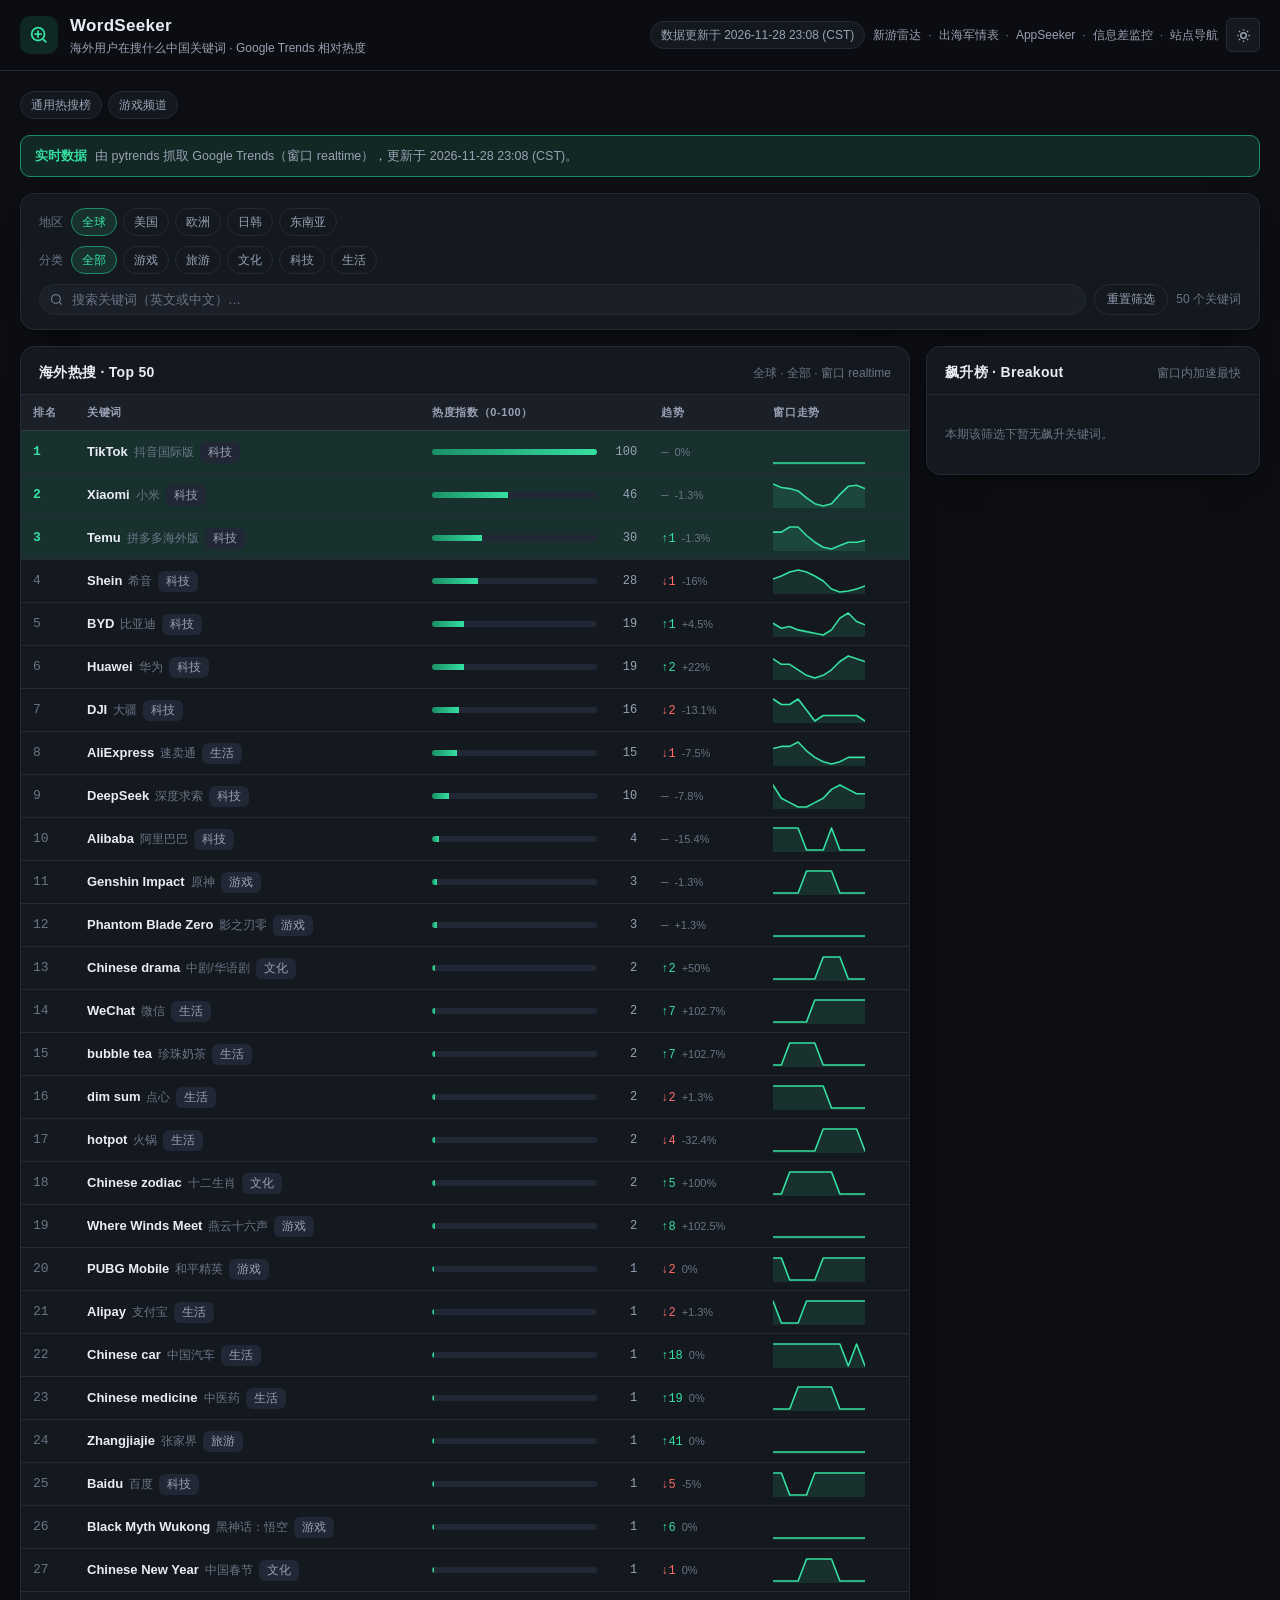
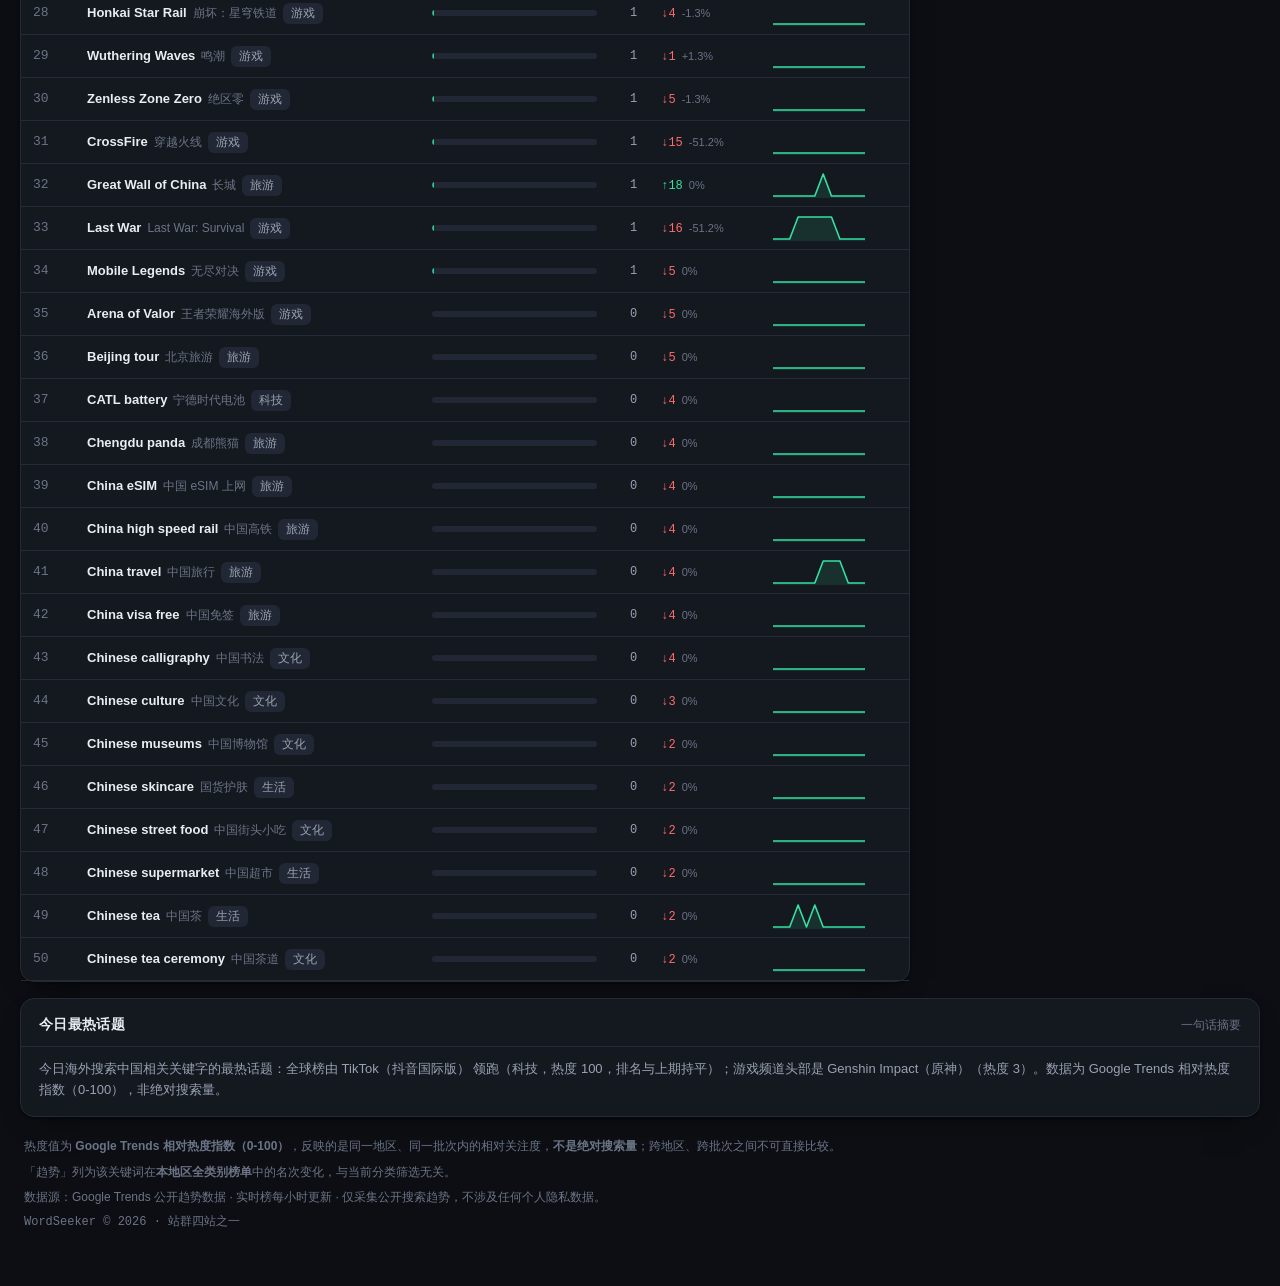
<file: web/index.html>
<!DOCTYPE html>
<html lang="zh-CN" data-theme="dark">
<head>
<meta charset="utf-8">
<meta name="viewport" content="width=device-width, initial-scale=1">
<title>WordSeeker · 海外热搜中国关键词榜</title>
<meta name="description" content="海外用户在搜什么中国关键词：基于 Google Trends 的实时热度排行 Top 50，支持地区与分类筛选，附飙升榜与今日最热话题摘要。">
<script>
(function () {
  try {
    var saved = localStorage.getItem('wordseeker:theme');
    document.documentElement.setAttribute('data-theme', saved === 'light' ? 'light' : 'dark');
  } catch (error) { /* 隐私模式下保持默认 */ }
})();
</script>
<link rel="stylesheet" href="styles.css?v=1">
</head>
<body>

<header class="topbar">
  <div class="topbar-inner">
    <div class="brand">
      <span class="brand-mark" aria-hidden="true">
        <svg viewBox="0 0 24 24" fill="none" stroke="currentColor" stroke-width="2">
          <circle cx="11" cy="11" r="7"></circle>
          <path d="M20 20l-3.6-3.6M11 7v8M7 11h8"></path>
        </svg>
      </span>
      <div class="brand-text">
        <h1>WordSeeker</h1>
        <p>海外用户在搜什么中国关键词 · Google Trends 相对热度</p>
      </div>
    </div>

    <div class="topbar-actions">
      <span class="chip chip-quiet" id="updated-at">正在载入数据…</span>
      <nav class="site-nav" aria-label="同服务器的其他站点">
        <a href="http://101.132.195.92/gameseek/">新游雷达</a>
        <span class="sep">·</span>
        <a href="http://101.132.195.92/gameqker/">出海军情表</a>
        <span class="sep">·</span>
        <a href="http://101.132.195.92/appseeker/">AppSeeker</a>
        <span class="sep">·</span>
        <a href="http://101.132.195.92/xinxicha/">信息差监控</a>
        <span class="sep">·</span>
        <a href="http://101.132.195.92/">站点导航</a>
      </nav>
      <button class="icon-btn" id="theme-toggle" type="button" aria-label="切换配色">
        <svg viewBox="0 0 24 24" fill="none" stroke="currentColor" stroke-width="2" aria-hidden="true">
          <path d="M12 3v2M12 19v2M3 12h2M19 12h2M5.6 5.6l1.4 1.4M17 17l1.4 1.4M18.4 5.6L17 7M7 17l-1.4 1.4"></path>
          <circle cx="12" cy="12" r="4"></circle>
        </svg>
      </button>
    </div>
  </div>
</header>

<main class="shell">

  <nav class="chips" aria-label="频道切换">
    <a class="chip" href="index.html" aria-current="page" style="text-decoration:none">通用热搜榜</a>
    <a class="chip" href="games.html" style="text-decoration:none">游戏频道</a>
  </nav>

  <section class="panel mode-banner" id="mode-banner" hidden></section>

  <section class="panel filter-bar" aria-label="筛选">
    <div class="filter-row">
      <span class="filter-label">地区</span>
      <div class="chips" id="filter-region"></div>
    </div>
    <div class="filter-row">
      <span class="filter-label">分类</span>
      <div class="chips" id="filter-category"></div>
    </div>
    <div class="filter-row">
      <span class="search-wrap">
        <svg class="search-icon" viewBox="0 0 24 24" fill="none" stroke="currentColor" stroke-width="2" aria-hidden="true">
          <circle cx="11" cy="11" r="7"></circle>
          <path d="M20 20l-3.5-3.5"></path>
        </svg>
        <input type="search" id="search" placeholder="搜索关键词（英文或中文）…" autocomplete="off">
      </span>
      <button class="text-btn" id="reset" type="button">重置筛选</button>
      <span class="result-count" id="result-count"></span>
    </div>
  </section>

  <div class="board-layout">

    <section class="panel" aria-label="实时热搜榜">
      <div class="panel-head">
        <h2 class="panel-title">海外热搜 · Top 50</h2>
        <span class="panel-sub" id="board-sub"></span>
      </div>
      <div class="board-scroll">
        <table class="board-table">
          <thead>
            <tr>
              <th>排名</th>
              <th>关键词</th>
              <th>热度指数（0-100）</th>
              <th>趋势</th>
              <th>窗口走势</th>
            </tr>
          </thead>
          <tbody id="board-body"></tbody>
        </table>
      </div>
    </section>

    <section class="panel" aria-label="飙升榜">
      <div class="panel-head">
        <h2 class="panel-title">飙升榜 · Breakout</h2>
        <span class="panel-sub">窗口内加速最快</span>
      </div>
      <div class="breakout-list" id="breakout-list"></div>
    </section>

  </div>

  <section class="panel" aria-label="今日最热话题">
    <div class="panel-head">
      <h2 class="panel-title">今日最热话题</h2>
      <span class="panel-sub">一句话摘要</span>
    </div>
    <div class="panel-body">
      <p class="intro-text" id="summary-text" style="margin:0"></p>
    </div>
  </section>

  <footer class="site-footer">
    <p>热度值为 <strong>Google Trends 相对热度指数（0-100）</strong>，反映的是同一地区、同一批次内的相对关注度，<strong>不是绝对搜索量</strong>；跨地区、跨批次之间不可直接比较。</p>
    <p>「趋势」列为该关键词在<strong>本地区全类别榜单</strong>中的名次变化，与当前分类筛选无关。</p>
    <p>数据源：Google Trends 公开趋势数据 · 实时榜每小时更新 · 仅采集公开搜索趋势，不涉及任何个人隐私数据。</p>
    <p class="footer-meta">WordSeeker © <span class="year"></span> · 站群四站之一</p>
  </footer>

</main>

<script src="data/trending.js"></script>
<script src="core.js"></script>
<script src="app.js"></script>
</body>
</html>
</file>
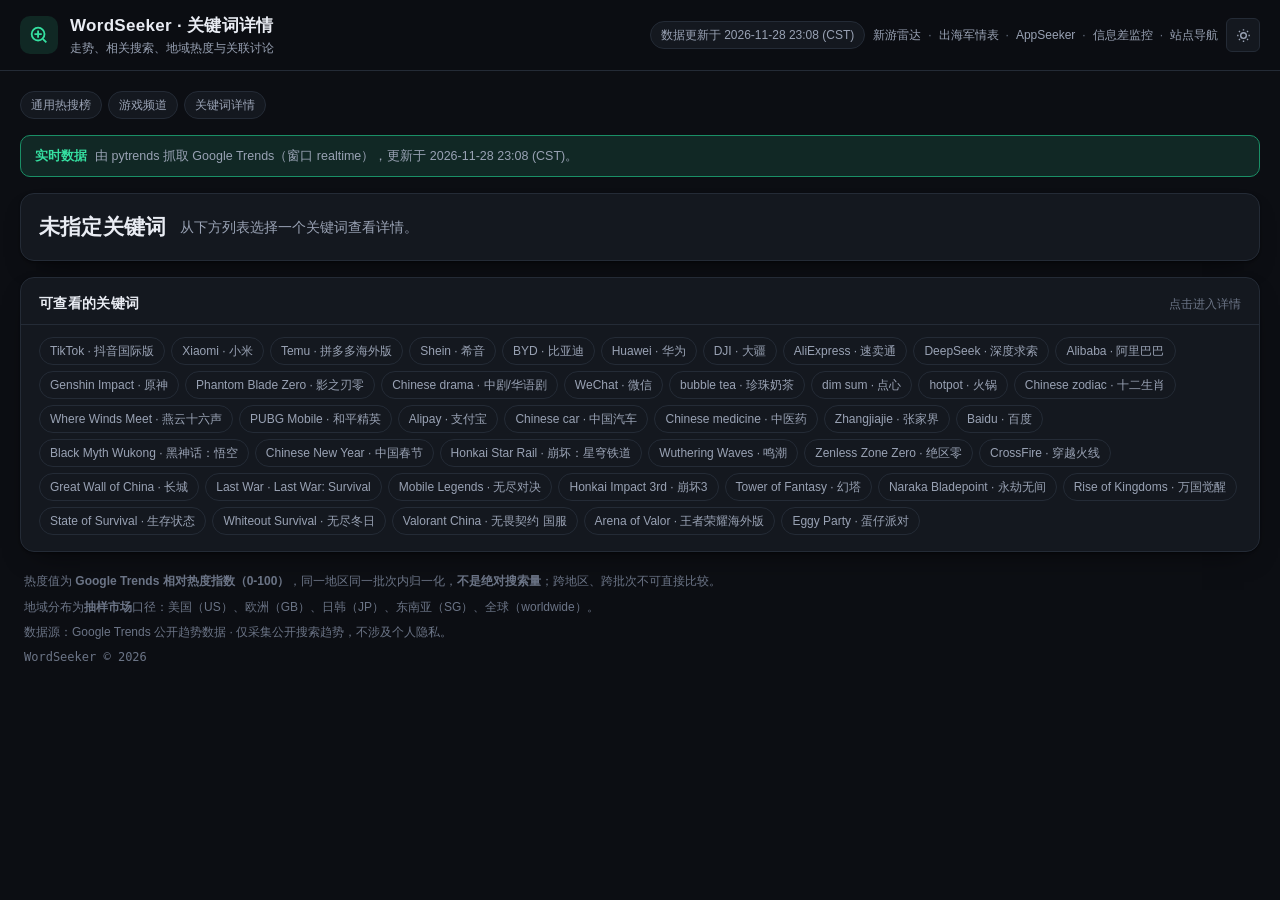
<file: web/detail.html>
<!DOCTYPE html>
<html lang="zh-CN" data-theme="dark">
<head>
<meta charset="utf-8">
<meta name="viewport" content="width=device-width, initial-scale=1">
<title>关键词详情 · WordSeeker</title>
<meta name="description" content="中国相关关键词的海外搜索热度详情：24h / 7d / 30d 走势曲线、相关搜索词、地域热度分布与关联讨论入口。">
<script>
(function () {
  try {
    var saved = localStorage.getItem('wordseeker:theme');
    document.documentElement.setAttribute('data-theme', saved === 'light' ? 'light' : 'dark');
  } catch (error) { /* 隐私模式下保持默认 */ }
})();
</script>
<link rel="stylesheet" href="styles.css?v=1">
</head>
<body>

<header class="topbar">
  <div class="topbar-inner">
    <div class="brand">
      <span class="brand-mark" aria-hidden="true">
        <svg viewBox="0 0 24 24" fill="none" stroke="currentColor" stroke-width="2">
          <circle cx="11" cy="11" r="7"></circle>
          <path d="M20 20l-3.6-3.6M11 7v8M7 11h8"></path>
        </svg>
      </span>
      <div class="brand-text">
        <h1>WordSeeker · 关键词详情</h1>
        <p>走势、相关搜索、地域热度与关联讨论</p>
      </div>
    </div>

    <div class="topbar-actions">
      <span class="chip chip-quiet" id="updated-at">正在载入数据…</span>
      <nav class="site-nav" aria-label="同服务器的其他站点">
        <a href="http://101.132.195.92/gameseek/">新游雷达</a>
        <span class="sep">·</span>
        <a href="http://101.132.195.92/gameqker/">出海军情表</a>
        <span class="sep">·</span>
        <a href="http://101.132.195.92/appseeker/">AppSeeker</a>
        <span class="sep">·</span>
        <a href="http://101.132.195.92/xinxicha/">信息差监控</a>
        <span class="sep">·</span>
        <a href="http://101.132.195.92/">站点导航</a>
      </nav>
      <button class="icon-btn" id="theme-toggle" type="button" aria-label="切换配色">
        <svg viewBox="0 0 24 24" fill="none" stroke="currentColor" stroke-width="2" aria-hidden="true">
          <path d="M12 3v2M12 19v2M3 12h2M19 12h2M5.6 5.6l1.4 1.4M17 17l1.4 1.4M18.4 5.6L17 7M7 17l-1.4 1.4"></path>
          <circle cx="12" cy="12" r="4"></circle>
        </svg>
      </button>
    </div>
  </div>
</header>

<main class="shell">

  <nav class="chips" aria-label="频道切换">
    <a class="chip" href="index.html" style="text-decoration:none">通用热搜榜</a>
    <a class="chip" href="games.html" style="text-decoration:none">游戏频道</a>
    <a class="chip" href="detail.html" style="text-decoration:none">关键词详情</a>
  </nav>

  <section class="panel mode-banner" id="mode-banner" hidden></section>

  <section class="panel detail-hero" id="detail-hero" aria-label="关键词信息"></section>

  <section class="panel" id="trend-panel" aria-label="热度走势" hidden>
    <div class="panel-head">
      <h2 class="panel-title">热度走势</h2>
      <span class="panel-sub" id="trend-sub">相对热度指数 0-100</span>
    </div>
    <div class="panel-body">
      <div class="chips" id="window-tabs" style="margin-bottom:10px"></div>
      <div id="trend-chart"></div>
    </div>
  </section>

  <section class="panel" id="geo-panel" aria-label="地域热度分布" hidden>
    <div class="panel-head">
      <h2 class="panel-title">地域热度分布</h2>
      <span class="panel-sub" id="geo-sub"></span>
    </div>
    <div class="panel-body">
      <div class="geo-grid" id="geo-grid"></div>
    </div>
  </section>

  <section class="panel" id="related-panel" aria-label="相关搜索词" hidden>
    <div class="panel-head">
      <h2 class="panel-title">相关搜索词</h2>
      <span class="panel-sub">Rising / Top</span>
    </div>
    <div class="panel-body">
      <div class="related-cols">
        <div>
          <h3 class="related-col-title">RISING · 飙升搜索</h3>
          <div id="related-rising"></div>
        </div>
        <div>
          <h3 class="related-col-title">TOP · 高频搜索</h3>
          <div id="related-top"></div>
        </div>
      </div>
    </div>
  </section>

  <section class="panel" id="links-panel" aria-label="关联讨论" hidden>
    <div class="panel-head">
      <h2 class="panel-title">关联新闻 / 社交媒体讨论</h2>
      <span class="panel-sub">跳转外部搜索，不做内容抓取</span>
    </div>
    <div class="panel-body">
      <div class="link-grid" id="link-grid"></div>
    </div>
  </section>

  <section class="panel" id="picker-panel" aria-label="选择关键词" hidden>
    <div class="panel-head">
      <h2 class="panel-title">可查看的关键词</h2>
      <span class="panel-sub">点击进入详情</span>
    </div>
    <div class="panel-body">
      <div class="chips picker" id="term-picker"></div>
    </div>
  </section>

  <footer class="site-footer">
    <p>热度值为 <strong>Google Trends 相对热度指数（0-100）</strong>，同一地区同一批次内归一化，<strong>不是绝对搜索量</strong>；跨地区、跨批次不可直接比较。</p>
    <p>地域分布为<strong>抽样市场</strong>口径：美国（US）、欧洲（GB）、日韩（JP）、东南亚（SG）、全球（worldwide）。</p>
    <p>数据源：Google Trends 公开趋势数据 · 仅采集公开搜索趋势，不涉及个人隐私。</p>
    <p class="footer-meta">WordSeeker © <span class="year"></span></p>
  </footer>

</main>

<script src="data/series.js"></script>
<script src="core.js"></script>
<script src="detail.js"></script>
</body>
</html>
</file>
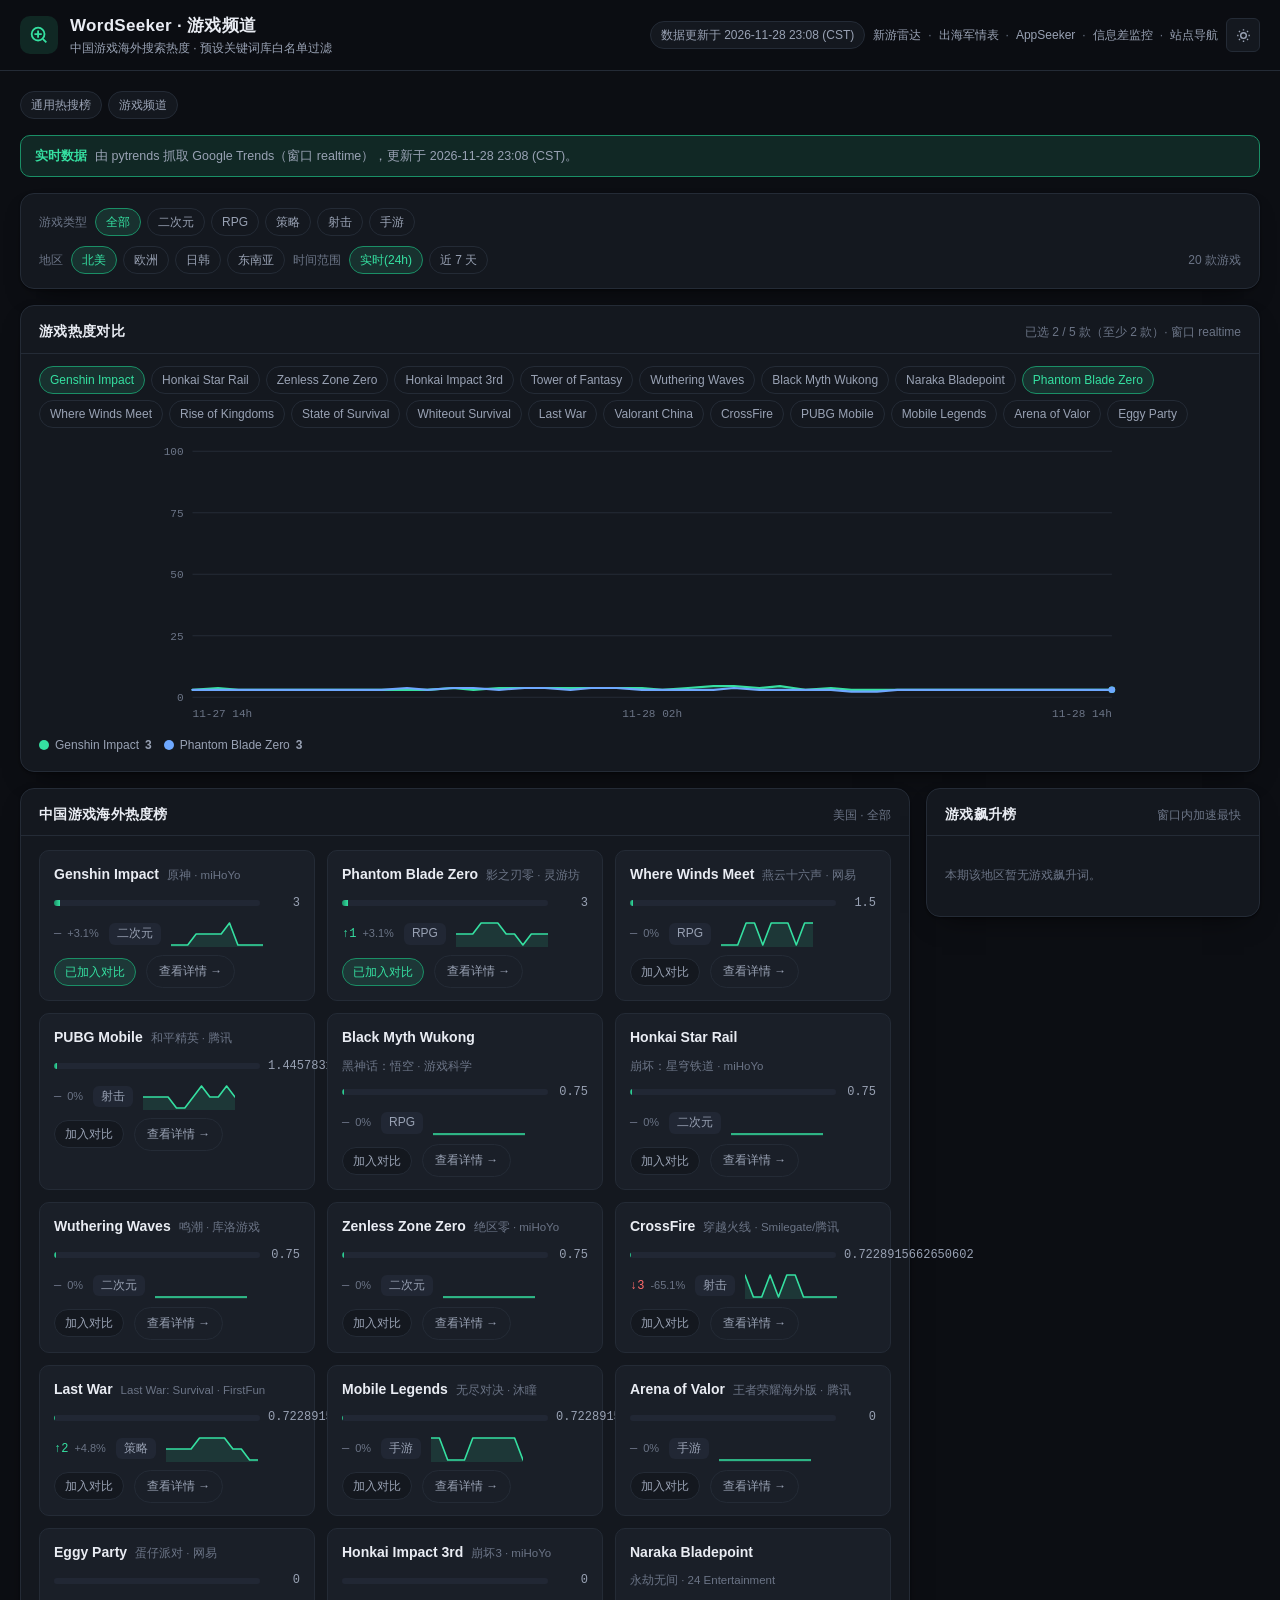
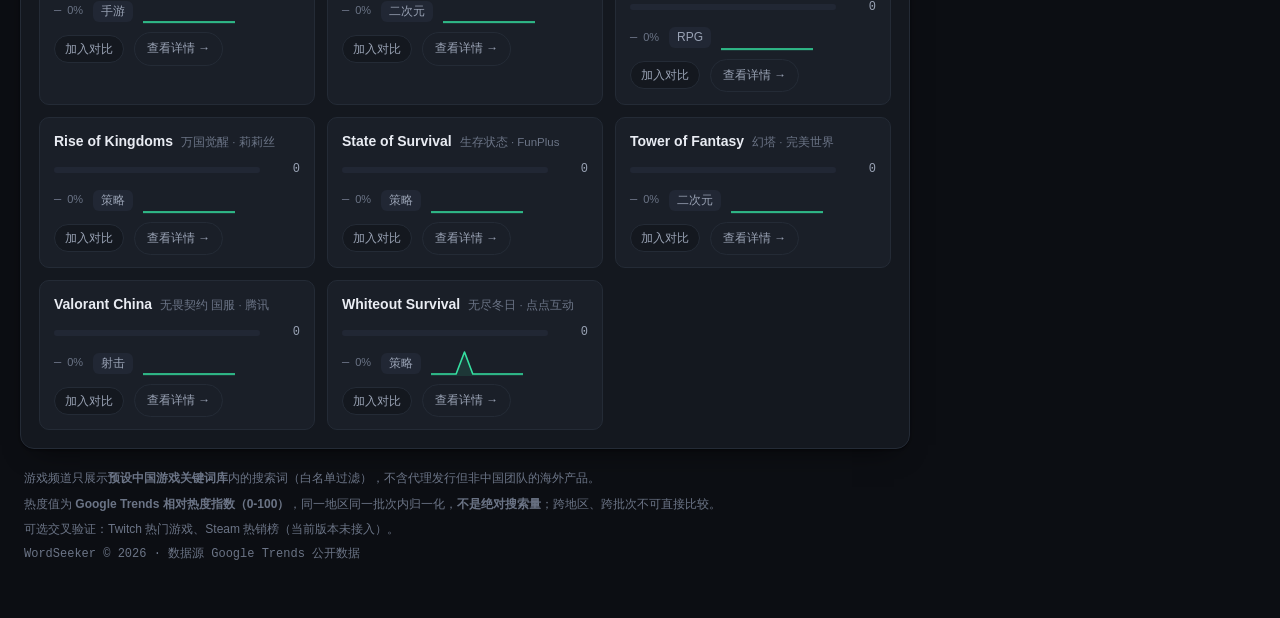
<file: web/games.html>
<!DOCTYPE html>
<html lang="zh-CN" data-theme="dark">
<head>
<meta charset="utf-8">
<meta name="viewport" content="width=device-width, initial-scale=1">
<title>游戏频道 · WordSeeker · 中国游戏海外搜索热度</title>
<meta name="description" content="中国游戏在海外市场的 Google Trends 搜索热度榜：按游戏类型、地区、时间范围筛选，支持 2-5 款游戏热度走势对比与游戏专属飙升榜。">
<script>
(function () {
  try {
    var saved = localStorage.getItem('wordseeker:theme');
    document.documentElement.setAttribute('data-theme', saved === 'light' ? 'light' : 'dark');
  } catch (error) { /* 隐私模式下保持默认 */ }
})();
</script>
<link rel="stylesheet" href="styles.css?v=1">
</head>
<body>

<header class="topbar">
  <div class="topbar-inner">
    <div class="brand">
      <span class="brand-mark" aria-hidden="true">
        <svg viewBox="0 0 24 24" fill="none" stroke="currentColor" stroke-width="2">
          <circle cx="11" cy="11" r="7"></circle>
          <path d="M20 20l-3.6-3.6M11 7v8M7 11h8"></path>
        </svg>
      </span>
      <div class="brand-text">
        <h1>WordSeeker · 游戏频道</h1>
        <p>中国游戏海外搜索热度 · 预设关键词库白名单过滤</p>
      </div>
    </div>

    <div class="topbar-actions">
      <span class="chip chip-quiet" id="updated-at">正在载入数据…</span>
      <nav class="site-nav" aria-label="同服务器的其他站点">
        <a href="http://101.132.195.92/gameseek/">新游雷达</a>
        <span class="sep">·</span>
        <a href="http://101.132.195.92/gameqker/">出海军情表</a>
        <span class="sep">·</span>
        <a href="http://101.132.195.92/appseeker/">AppSeeker</a>
        <span class="sep">·</span>
        <a href="http://101.132.195.92/xinxicha/">信息差监控</a>
        <span class="sep">·</span>
        <a href="http://101.132.195.92/">站点导航</a>
      </nav>
      <button class="icon-btn" id="theme-toggle" type="button" aria-label="切换配色">
        <svg viewBox="0 0 24 24" fill="none" stroke="currentColor" stroke-width="2" aria-hidden="true">
          <path d="M12 3v2M12 19v2M3 12h2M19 12h2M5.6 5.6l1.4 1.4M17 17l1.4 1.4M18.4 5.6L17 7M7 17l-1.4 1.4"></path>
          <circle cx="12" cy="12" r="4"></circle>
        </svg>
      </button>
    </div>
  </div>
</header>

<main class="shell">

  <nav class="chips" aria-label="频道切换">
    <a class="chip" href="index.html" style="text-decoration:none">通用热搜榜</a>
    <a class="chip" href="games.html" aria-current="page" style="text-decoration:none">游戏频道</a>
  </nav>

  <section class="panel mode-banner" id="mode-banner" hidden></section>

  <section class="panel filter-bar" aria-label="筛选">
    <div class="filter-row">
      <span class="filter-label">游戏类型</span>
      <div class="chips" id="filter-type"></div>
    </div>
    <div class="filter-row">
      <span class="filter-label">地区</span>
      <div class="chips" id="filter-region"></div>
      <span class="filter-label">时间范围</span>
      <div class="chips" id="filter-window"></div>
      <span class="result-count" id="result-count"></span>
    </div>
  </section>

  <section class="panel" aria-label="游戏热度对比">
    <div class="panel-head">
      <h2 class="panel-title">游戏热度对比</h2>
      <span class="panel-sub" id="compare-sub">选 2-5 款游戏，在同一张折线图里对比走势</span>
    </div>
    <div class="panel-body">
      <div class="chips picker" id="compare-picker" style="margin-bottom:10px"></div>
      <div id="compare-chart"></div>
      <div class="chart-legend" id="compare-legend"></div>
    </div>
  </section>

  <div class="board-layout">

    <section class="panel" aria-label="游戏热度榜">
      <div class="panel-head">
        <h2 class="panel-title">中国游戏海外热度榜</h2>
        <span class="panel-sub" id="games-sub"></span>
      </div>
      <div class="game-grid" id="game-grid"></div>
    </section>

    <section class="panel" aria-label="游戏飙升榜">
      <div class="panel-head">
        <h2 class="panel-title">游戏飙升榜</h2>
        <span class="panel-sub">窗口内加速最快</span>
      </div>
      <div class="breakout-list" id="breakout-list"></div>
    </section>

  </div>

  <footer class="site-footer">
    <p>游戏频道只展示<strong>预设中国游戏关键词库</strong>内的搜索词（白名单过滤），不含代理发行但非中国团队的海外产品。</p>
    <p>热度值为 <strong>Google Trends 相对热度指数（0-100）</strong>，同一地区同一批次内归一化，<strong>不是绝对搜索量</strong>；跨地区、跨批次不可直接比较。</p>
    <p>可选交叉验证：Twitch 热门游戏、Steam 热销榜（当前版本未接入）。</p>
    <p class="footer-meta">WordSeeker © <span class="year"></span> · 数据源 Google Trends 公开数据</p>
  </footer>

</main>

<script src="data/games.js"></script>
<script src="core.js"></script>
<script src="games.js"></script>
</body>
</html>
</file>
<file: web/styles.css>
/* ==========================================================================
   wordseeker - 海外热搜中国关键词榜
   design tokens 沿用站群权威定义（gameqker/web/styles.css），保证四站视觉统一、各自独立
   ========================================================================== */

:root {
  --font-sans: -apple-system, BlinkMacSystemFont, "Segoe UI", "PingFang SC",
               "Hiragino Sans GB", "Microsoft YaHei", "Noto Sans SC", sans-serif;
  --font-mono: "JetBrains Mono", ui-monospace, "SFMono-Regular", Consolas, monospace;
  --radius-sm: 6px;
  --radius: 10px;
  --radius-lg: 14px;
  --radius-full: 999px;
  --shell: 1440px;
}

:root[data-theme="dark"] {
  --bg: #0c0e13;
  --bg-soft: #10131a;
  --panel: #14181f;
  --panel-2: #1a1f28;
  --panel-3: #212734;
  --row-alt: #0f1219;
  --border: #242b36;
  --border-strong: #313b49;
  --text: #e9ecf3;
  --text-dim: #99a2b4;
  --text-faint: #6b7486;
  --brand: #35e0a1;
  --brand-deep: #1a8f66;
  --brand-wash: rgba(53, 224, 161, 0.12);
  --blue: #6ea8ff;
  --amber: #ffb454;
  --violet: #b98bff;
  --pink: #ff7ab8;
  --red: #ff6b6b;
  --shadow: 0 1px 2px rgba(0, 0, 0, 0.4), 0 12px 28px -16px rgba(0, 0, 0, 0.8);
}

:root[data-theme="light"] {
  --bg: #f5f6f9;
  --bg-soft: #ffffff;
  --panel: #ffffff;
  --panel-2: #f4f6f9;
  --panel-3: #eceff4;
  --row-alt: #f7f8fa;
  --border: #e2e6ed;
  --border-strong: #ced4de;
  --text: #14181f;
  --text-dim: #5c6575;
  --text-faint: #8b93a3;
  --brand: #0d9d68;
  --brand-deep: #086647;
  --brand-wash: rgba(13, 157, 104, 0.10);
  --blue: #2f6fe4;
  --amber: #b5730a;
  --violet: #7c4fd4;
  --pink: #c43f80;
  --red: #d93a3a;
  --shadow: 0 1px 2px rgba(16, 24, 40, 0.04), 0 10px 24px -18px rgba(16, 24, 40, 0.25);
}

/* 变现等级色阶 */
:root {
  --c-lv-high: var(--brand);
  --c-lv-midhigh: var(--blue);
  --c-lv-mid: var(--amber);
  --c-lv-midlow: var(--violet);
  --c-lv-low: var(--text-faint);
}

/* ==========================================================================
   Base
   ========================================================================== */

* { box-sizing: border-box; }

[hidden] { display: none !important; }

html, body { margin: 0; }

body {
  background: var(--bg);
  color: var(--text);
  font-family: var(--font-sans);
  font-size: 14px;
  line-height: 1.6;
  -webkit-font-smoothing: antialiased;
}

a { color: var(--blue); text-decoration: none; }
a:hover { text-decoration: underline; }
code { font-family: var(--font-mono); font-size: 0.92em; color: var(--text-dim); }

/* ==========================================================================
   Topbar
   ========================================================================== */

.topbar {
  position: sticky;
  top: 0;
  z-index: 20;
  background: color-mix(in srgb, var(--bg) 88%, transparent);
  backdrop-filter: blur(10px);
  border-bottom: 1px solid var(--border);
}

.topbar-inner {
  max-width: var(--shell);
  margin: 0 auto;
  padding: 12px 20px;
  display: flex;
  align-items: center;
  gap: 16px;
  flex-wrap: wrap;
}

.brand { display: flex; align-items: center; gap: 12px; flex: 1 1 auto; min-width: 0; }

.brand-mark {
  width: 38px; height: 38px;
  display: grid; place-items: center;
  border-radius: var(--radius);
  background: var(--brand-wash);
  color: var(--brand);
  flex: none;
}
.brand-mark svg { width: 22px; height: 22px; }

.brand-text h1 { margin: 0; font-size: 17px; letter-spacing: 0.3px; }
.brand-text p { margin: 0; font-size: 12px; color: var(--text-dim); }

.topbar-actions { display: flex; align-items: center; gap: 8px; flex-wrap: wrap; }

/* 顶栏右侧的站间互链（跨子站一律用绝对 URL，见 site_memory §3） */
.site-nav { display: flex; align-items: center; gap: 7px; font-size: 12px; white-space: nowrap; }
.site-nav a { color: var(--text-dim); text-decoration: none; }
.site-nav a:hover { color: var(--brand); }
.site-nav .sep { color: var(--text-faint); }

.icon-btn {
  width: 34px; height: 34px;
  display: grid; place-items: center;
  border-radius: var(--radius-sm);
  border: 1px solid var(--border);
  background: var(--panel);
  color: var(--text-dim);
  cursor: pointer;
}
.icon-btn:hover { color: var(--text); border-color: var(--border-strong); }
.icon-btn svg { width: 17px; height: 17px; }

/* ==========================================================================
   Chips & badges
   ========================================================================== */

.chip {
  display: inline-flex;
  align-items: center;
  gap: 6px;
  padding: 4px 10px;
  border-radius: var(--radius-full);
  border: 1px solid var(--border);
  background: var(--panel);
  color: var(--text-dim);
  font-size: 12px;
  font-family: inherit;
  line-height: 1.5;
  cursor: pointer;
  white-space: nowrap;
}
.chip:hover { border-color: var(--border-strong); color: var(--text); }
.chip[aria-pressed="true"] {
  background: var(--brand-wash);
  border-color: var(--brand-deep);
  color: var(--brand);
}
.chip-quiet { cursor: default; }
.chip-quiet:hover { border-color: var(--border); color: var(--text-dim); }
.chip-changed {
  cursor: default;
  background: var(--brand-wash);
  border-color: var(--brand-deep);
  color: var(--brand);
}
/* 上线倒计时提醒：用琥珀色，和「今日变更」的绿色区分开 */
.chip-alert {
  cursor: default;
  background: color-mix(in srgb, var(--amber) 14%, transparent);
  border-color: var(--amber);
  color: var(--amber);
}
.chip-count { color: var(--text-faint); font-size: 11px; }

.badge {
  display: inline-block;
  margin-left: 6px;
  padding: 1px 6px;
  border-radius: var(--radius-sm);
  font-size: 10px;
  font-weight: 500;
  letter-spacing: 0.2px;
  white-space: nowrap;
  vertical-align: middle;
}
.badge-manual { background: var(--panel-3); color: var(--text-faint); border: 1px solid var(--border); }
.badge-auto { background: var(--brand-wash); color: var(--brand); border: 1px solid var(--brand-deep); }

/* ==========================================================================
   Shell & panels
   ========================================================================== */

.shell {
  max-width: var(--shell);
  margin: 0 auto;
  padding: 20px;
  display: flex;
  flex-direction: column;
  gap: 16px;
}

.panel {
  background: var(--panel);
  border: 1px solid var(--border);
  border-radius: var(--radius-lg);
  box-shadow: var(--shadow);
}

.intro-panel { padding: 16px 18px; }
.intro-text { margin: 0 0 8px; color: var(--text-dim); font-size: 13px; }
.legend { margin: 0; color: var(--text-faint); font-size: 12px; display: flex; align-items: center; flex-wrap: wrap; }
.legend-gap { width: 14px; }

.filter-panel { padding: 14px 18px; display: flex; flex-direction: column; gap: 10px; }
.filter-row { display: flex; align-items: center; gap: 8px; flex-wrap: wrap; }
.filter-label { color: var(--text-faint); font-size: 12px; flex: none; }
.chips { display: flex; align-items: center; gap: 6px; flex-wrap: wrap; }

.search-wrap {
  position: relative;
  display: flex;
  align-items: center;
  flex: 1 1 260px;
  min-width: 220px;
}
.search-icon {
  position: absolute;
  left: 10px;
  width: 15px; height: 15px;
  color: var(--text-faint);
  pointer-events: none;
}
#search {
  width: 100%;
  padding: 7px 12px 7px 32px;
  border-radius: var(--radius-full);
  border: 1px solid var(--border);
  background: var(--panel-2);
  color: var(--text);
  font-family: inherit;
  font-size: 13px;
}
#search::placeholder { color: var(--text-faint); }
#search:focus { outline: none; border-color: var(--brand-deep); }

.text-btn {
  padding: 6px 12px;
  border-radius: var(--radius-full);
  border: 1px solid var(--border);
  background: transparent;
  color: var(--text-dim);
  font-family: inherit;
  font-size: 12px;
  cursor: pointer;
}
.text-btn:hover { color: var(--text); border-color: var(--border-strong); }
.result-count { margin-left: auto; color: var(--text-faint); font-size: 12px; }

/* ==========================================================================
   Comparison table
   ========================================================================== */

.table-panel { overflow: hidden; }

.table-scroll {
  overflow-x: auto;
  overflow-y: visible;
  /* 让横向滚动条常驻，避免用户忽略右侧还有列 */
  scrollbar-color: var(--border-strong) transparent;
}

.cmp-table {
  border-collapse: separate;
  border-spacing: 0;
  width: 100%;
  min-width: 1500px;
  font-size: 13px;
}

.cmp-table th,
.cmp-table td {
  border-bottom: 1px solid var(--border);
  border-right: 1px solid var(--border);
  padding: 10px 12px;
  text-align: left;
  vertical-align: top;
}
.cmp-table th:last-child,
.cmp-table td:last-child { border-right: none; }
.cmp-table tbody tr:last-child td { border-bottom: none; }

/* 两级表头 */
.group-row th {
  position: sticky;
  top: 0;
  z-index: 2;
  background: var(--panel-2);
  color: var(--text-dim);
  font-size: 11px;
  font-weight: 600;
  letter-spacing: 1px;
  text-align: center;
  padding: 6px 12px;
  border-bottom: 1px solid var(--border-strong);
}

.col-row th {
  position: sticky;
  top: 27px;
  z-index: 2;
  background: var(--panel-2);
  color: var(--text);
  font-size: 12px;
  font-weight: 600;
  white-space: nowrap;
  border-bottom: 1px solid var(--border-strong);
}

.th-btn {
  border: none;
  background: transparent;
  color: inherit;
  font: inherit;
  padding: 0;
  cursor: pointer;
  display: inline-flex;
  align-items: center;
  gap: 4px;
}
.th-btn:hover { color: var(--brand); }
.th-btn::after { content: "↕"; color: var(--text-faint); font-size: 10px; }
.th-btn[data-dir="asc"]::after { content: "↑"; color: var(--brand); }
.th-btn[data-dir="desc"]::after { content: "↓"; color: var(--brand); }

/* 首列冻结 */
.cmp-table .col-first { position: sticky; left: 0; z-index: 3; background: var(--panel-2); }

/* 隔行变色：颜色挂在行级变量上，冻结列与普通单元格共用同一底色，
   排序/筛选后 nth-child 会跟着重排，不需要动 JS */
.cmp-table tbody tr { --row-bg: var(--panel); }
.cmp-table tbody tr:nth-child(even) { --row-bg: var(--row-alt); }
.cmp-table tbody td { background: var(--row-bg); }
.cmp-table td.col-first { background: var(--row-bg); z-index: 1; min-width: 190px; }

/* 悬停要能盖住条纹，所以必须写在斑马纹规则之后 */
.cmp-table tbody tr:hover td { background: var(--panel-3); }

td.col-name { min-width: 190px; }
td.col-markets, td.col-keywords, td.col-opportunities, td.col-risks { min-width: 190px; }
td.col-cn_status, td.col-global_status, td.col-gap_window { min-width: 230px; }

.game-name { font-weight: 600; font-size: 14px; }
.game-name-en { color: var(--text-faint); font-size: 12px; }
.prio {
  display: inline-block;
  padding: 1px 8px;
  border-radius: var(--radius-full);
  background: var(--panel-3);
  color: var(--text-dim);
  font-family: var(--font-mono);
  font-size: 12px;
}

.cell-title { color: var(--text); }
.cell-sub { color: var(--text-dim); font-size: 12px; }

ul.cell-list { margin: 0; padding-left: 16px; }
ul.cell-list li { margin: 2px 0; color: var(--text-dim); }
ul.cell-list li::marker { color: var(--text-faint); }

.tag-row { display: flex; flex-wrap: wrap; gap: 4px; }
.tag {
  display: inline-block;
  padding: 1px 8px;
  border-radius: var(--radius-sm);
  background: var(--panel-3);
  color: var(--text-dim);
  font-size: 12px;
  white-space: nowrap;
}

.lv {
  display: inline-block;
  padding: 1px 8px;
  border-radius: var(--radius-full);
  border: 1px solid currentColor;
  font-size: 12px;
}
.lv-high { color: var(--c-lv-high); }
.lv-midhigh { color: var(--c-lv-midhigh); }
.lv-mid { color: var(--c-lv-mid); }
.lv-midlow { color: var(--c-lv-midlow); }
.lv-low { color: var(--c-lv-low); }

/* 自动校验区块 */
.auto-block {
  margin-top: 8px;
  padding: 8px 10px;
  border-radius: var(--radius-sm);
  background: var(--panel-2);
  border: 1px dashed var(--border-strong);
}
.auto-head { font-size: 11px; color: var(--brand); letter-spacing: 0.4px; }
.auto-list { margin: 4px 0 0; padding: 0; list-style: none; font-size: 12px; color: var(--text-dim); }
.auto-list li { margin: 1px 0; }
.auto-key { color: var(--text-faint); margin-right: 4px; }
.auto-bad { color: var(--amber); }
.auto-stale { color: var(--text-faint); font-size: 11px; }

/* 海外热度：人工定性，左侧色条与「自动校验」区块区分开 */
.heat-block {
  margin-top: 8px;
  padding: 7px 10px;
  border-radius: var(--radius-sm);
  background: var(--panel-2);
  border-left: 2px solid var(--amber);
  font-size: 12px;
  color: var(--text-dim);
}
.heat-head { display: flex; align-items: baseline; gap: 6px; }
.heat-key { color: var(--amber); letter-spacing: 0.3px; }
.heat-checked { margin-left: auto; color: var(--text-faint); font-size: 11px; font-family: var(--font-mono); }
.heat-text { margin-top: 2px; }

/* 今日变更：色条只画在首列，避免每一列左边缘都出现一条色条 */
tr.row-changed td.col-first { box-shadow: inset 3px 0 0 var(--brand); }
.tag-changed {
  display: inline-block;
  margin-top: 4px;
  padding: 1px 6px;
  border-radius: var(--radius-sm);
  background: var(--brand-wash);
  color: var(--brand);
  font-size: 11px;
}

/* ==========================================================================
   变更历史面板
   ========================================================================== */

.changes-panel { padding: 0; }
.changes-panel > summary {
  cursor: pointer;
  padding: 12px 18px;
  font-size: 13px;
  color: var(--text-dim);
  display: flex;
  align-items: center;
  gap: 8px;
  list-style: none;
}
.changes-panel > summary::-webkit-details-marker { display: none; }
.changes-panel > summary::before { content: "▸"; color: var(--text-faint); }
.changes-panel[open] > summary::before { content: "▾"; }
.changes-panel[open] > summary { border-bottom: 1px solid var(--border); }
.changes-count { color: var(--text-faint); font-size: 12px; }

.changes-body { padding: 6px 18px 14px; }
.change-item {
  display: flex;
  gap: 10px;
  padding: 7px 0;
  border-bottom: 1px dashed var(--border);
  font-size: 12px;
  align-items: baseline;
}
.change-item:last-child { border-bottom: none; }
.change-time { color: var(--text-faint); font-family: var(--font-mono); flex: none; }
.change-game { color: var(--text); flex: none; min-width: 108px; }
.change-field {
  flex: none;
  padding: 0 6px;
  border-radius: var(--radius-sm);
  background: var(--panel-3);
  color: var(--text-dim);
  font-size: 11px;
}
.change-diff { color: var(--text-dim); }
.change-old { color: var(--text-faint); text-decoration: line-through; }
.change-evidence {
  color: var(--text-faint);
  overflow: hidden;
  text-overflow: ellipsis;
  white-space: nowrap;
  max-width: 420px;
}

/* ==========================================================================
   上线倒计时面板
   ========================================================================== */

.countdown-panel { padding: 14px 18px 16px; }
.countdown-head { display: flex; align-items: baseline; gap: 10px; flex-wrap: wrap; }
.countdown-title { margin: 0; font-size: 14px; letter-spacing: 0.3px; }
.countdown-note { margin-left: auto; color: var(--text-faint); font-size: 12px; }

.countdown-list {
  margin-top: 12px;
  display: grid;
  grid-template-columns: repeat(auto-fill, minmax(212px, 1fr));
  gap: 10px;
}

.countdown-card {
  padding: 10px 12px 11px 14px;
  border-radius: var(--radius);
  background: var(--panel-2);
  border: 1px solid var(--border);
  border-left: 3px solid var(--border-strong);
  display: flex;
  flex-direction: column;
  gap: 5px;
}
/* 上线前 2 天内：整卡高亮，倒计时数字转绿 */
.countdown-card.is-near {
  background: var(--brand-wash);
  border-color: var(--brand-deep);
  border-left-color: var(--brand);
}
.countdown-card.is-near .countdown-days { color: var(--brand); }

.countdown-days {
  font-family: var(--font-mono);
  font-size: 22px;
  line-height: 1.15;
  color: var(--text);
}
.countdown-days small {
  margin-left: 3px;
  font-family: var(--font-sans);
  font-size: 12px;
  color: var(--text-dim);
}

.countdown-name { font-weight: 600; font-size: 13px; }
.countdown-name-en { color: var(--text-faint); font-size: 11px; }
.countdown-meta { display: flex; align-items: baseline; gap: 8px; flex-wrap: wrap; font-size: 11px; }
.countdown-date { color: var(--text-dim); font-family: var(--font-mono); }
.countdown-origin { color: var(--text-faint); font-size: 11px; }
.countdown-empty { margin: 0; color: var(--text-faint); font-size: 12px; }

/* ==========================================================================
   Empty state & footer
   ========================================================================== */

.empty-state { padding: 40px 18px; text-align: center; color: var(--text-faint); }

.site-footer { padding: 4px 4px 28px; }
.site-footer p { margin: 0 0 6px; color: var(--text-faint); font-size: 12px; }
.footer-meta { font-family: var(--font-mono); font-size: 11px; }

/* ==========================================================================
   响应式：窄屏把表格降级成卡片（同一份 DOM，不做 JS 分支）
   ========================================================================== */

@media (max-width: 860px) {
  .shell { padding: 12px; }
  .table-panel { overflow: visible; }
  .table-scroll { overflow-x: visible; }

  .cmp-table { min-width: 0; display: block; }
  .cmp-table thead { display: none; }
  .cmp-table tbody { display: block; }

  .cmp-table tbody tr {
    display: block;
    border: 1px solid var(--border);
    border-radius: var(--radius);
    margin: 0 0 12px;
    padding: 4px 0;
    background: var(--panel);
    /* 卡片模式下不用条纹：底色统一交给卡片本身，保证圆角完整 */
    --row-bg: transparent;
  }
  .cmp-table tbody tr:hover td { background: transparent; }

  .cmp-table td {
    display: block;
    border: none;
    border-bottom: 1px dashed var(--border);
    padding: 8px 14px;
    min-width: 0;
  }
  .cmp-table tbody tr td:last-child { border-bottom: none; }

  /* 首列不再冻结 */
  .cmp-table td.col-first { position: static; }

  .cmp-table td::before {
    content: attr(data-label);
    display: block;
    margin-bottom: 3px;
    color: var(--text-faint);
    font-size: 11px;
    letter-spacing: 0.4px;
  }
  .cmp-table td.col-first::before { content: none; }

  .game-name { font-size: 15px; }
  .change-evidence { display: none; }
  .result-count { margin-left: 0; }

  /* 倒计时卡片在窄屏一行一个，标题与说明换行排列 */
  .countdown-list { grid-template-columns: 1fr; }
  .countdown-note { margin-left: 0; flex: 1 1 100%; }
}

/* ==========================================================================
   WordSeeker 专属组件
   ========================================================================== */

/* 数据模式横幅：示例数据用琥珀色，真实数据用品牌绿 */
.mode-banner {
  display: flex; align-items: center; gap: 8px;
  padding: 10px 14px;
  border-radius: var(--radius);
  background: color-mix(in srgb, var(--amber) 12%, transparent);
  border: 1px solid var(--amber);
  font-size: 12.5px;
  color: var(--text-dim);
}
.mode-banner strong { color: var(--amber); }
.mode-banner-live { background: var(--brand-wash); border-color: var(--brand-deep); }
.mode-banner-live strong { color: var(--brand); }

/* 榜单双栏：主榜 + 飙升榜 */
.board-layout {
  display: grid;
  grid-template-columns: minmax(0, 1fr) 334px;
  gap: 16px;
  align-items: start;
}
@media (max-width: 1120px) { .board-layout { grid-template-columns: 1fr; } }

.panel-head {
  display: flex; align-items: baseline; gap: 10px; flex-wrap: wrap;
  padding: 14px 18px 10px;
  border-bottom: 1px solid var(--border);
}
.panel-title { margin: 0; font-size: 14px; letter-spacing: 0.3px; }
.panel-sub { margin-left: auto; color: var(--text-faint); font-size: 12px; }
.panel-body { padding: 12px 18px 16px; }
.panel-body-flush { padding: 0; }
.filter-bar { display: flex; flex-direction: column; gap: 10px; padding: 14px 18px; }

/* 榜单表格 */
.board-scroll { overflow-x: auto; }
.board-table { border-collapse: separate; border-spacing: 0; width: 100%; font-size: 13px; }
.board-table th {
  position: sticky; top: 0; z-index: 2;
  background: var(--panel-2); color: var(--text-dim);
  font-size: 11px; font-weight: 600; letter-spacing: 0.6px;
  text-align: left; padding: 9px 12px;
  border-bottom: 1px solid var(--border-strong);
  white-space: nowrap;
}
.board-table td { padding: 8px 12px; border-bottom: 1px solid var(--border); vertical-align: middle; }
.board-table tbody tr:hover td { background: var(--panel-2); }
.board-table tbody tr.row-top td { background: var(--brand-wash); }
.board-table tbody tr.row-top:hover td { background: color-mix(in srgb, var(--brand) 18%, var(--panel)); }

.rank-cell { width: 54px; font-family: var(--font-mono); color: var(--text-faint); }
.row-top .rank-cell { color: var(--brand); font-weight: 600; }
.term-cell { min-width: 186px; }
.term-link { color: var(--text); font-weight: 600; text-decoration: none; }
.term-link:hover { color: var(--brand); text-decoration: underline; }
.term-cn { margin-left: 6px; color: var(--text-faint); font-size: 12px; font-weight: 400; }
.term-cat { margin-left: 6px; }

.heat-cell { display: flex; align-items: center; gap: 8px; min-width: 156px; }
.heat-bar { flex: 1 1 auto; min-width: 52px; height: 6px; border-radius: var(--radius-full); background: var(--panel-3); overflow: hidden; }
.heat-bar > i { display: block; height: 100%; background: linear-gradient(90deg, var(--brand-deep), var(--brand)); }
.heat-value { width: 32px; text-align: right; font-family: var(--font-mono); font-size: 12px; color: var(--text-dim); }

.delta { font-family: var(--font-mono); font-size: 12px; white-space: nowrap; }
.delta-up { color: var(--brand); }
.delta-down { color: var(--red); }
.delta-flat { color: var(--text-faint); }
.delta-pct { margin-left: 6px; color: var(--text-faint); font-size: 11px; }

.spark { display: block; width: 92px; height: 26px; }
.spark-line { fill: none; stroke: var(--brand); stroke-width: 1.6; stroke-linejoin: round; stroke-linecap: round; }
.spark-area { fill: var(--brand-wash); stroke: none; }

/* 飙升榜 */
.breakout-list { display: flex; flex-direction: column; }
.breakout-item { display: flex; align-items: center; gap: 10px; padding: 10px 18px; border-bottom: 1px solid var(--border); }
.breakout-item:last-child { border-bottom: none; }
.breakout-rank { flex: none; width: 20px; font-family: var(--font-mono); font-size: 12px; color: var(--text-faint); }
.breakout-main { flex: 1 1 auto; min-width: 0; }
.breakout-term { font-weight: 600; font-size: 13px; overflow: hidden; text-overflow: ellipsis; white-space: nowrap; }
.breakout-meta { color: var(--text-faint); font-size: 11.5px; }
.breakout-growth { flex: none; font-family: var(--font-mono); font-size: 13px; color: var(--brand); }
.breakout-growth small { color: var(--text-faint); font-size: 10px; }
.breakout-empty { padding: 18px; color: var(--text-faint); font-size: 12px; }

/* 游戏频道 */
.game-grid { display: grid; grid-template-columns: repeat(auto-fill, minmax(268px, 1fr)); gap: 12px; padding: 14px 18px 18px; }
.game-card { display: flex; flex-direction: column; gap: 8px; padding: 12px 14px; border-radius: var(--radius); background: var(--panel-2); border: 1px solid var(--border); }
.game-card-head { display: flex; align-items: baseline; gap: 8px; flex-wrap: wrap; }
.game-card-title { font-weight: 600; font-size: 14px; }
.game-card-sub { color: var(--text-faint); font-size: 11.5px; }
.game-card-foot { display: flex; align-items: center; gap: 10px; font-size: 12px; color: var(--text-dim); }

.chart-wrap { padding: 12px 18px 18px; }
.chart { display: block; width: 100%; height: 288px; overflow: visible; }
.chart-grid line { stroke: var(--border); stroke-width: 1; }
.chart-axis { fill: var(--text-faint); font-size: 10px; font-family: var(--font-mono); }
.chart-legend { display: flex; flex-wrap: wrap; gap: 12px; margin-top: 10px; }
.legend-item { display: flex; align-items: center; gap: 6px; font-size: 12px; color: var(--text-dim); }
.legend-dot { flex: none; width: 10px; height: 10px; border-radius: var(--radius-full); }
.picker { display: flex; flex-wrap: wrap; gap: 6px; }

/* 详情页 */
.detail-hero { display: flex; align-items: center; gap: 14px; flex-wrap: wrap; padding: 16px 18px; }
.detail-term { margin: 0; font-size: 21px; font-weight: 700; letter-spacing: 0.2px; }
.detail-cn { color: var(--text-dim); font-size: 14px; }
.detail-tags { display: flex; gap: 6px; margin-left: auto; flex-wrap: wrap; }

.geo-grid { display: grid; grid-template-columns: repeat(auto-fill, minmax(152px, 1fr)); gap: 10px; }
.geo-card { padding: 10px 12px; border-radius: var(--radius); background: var(--panel-2); border: 1px solid var(--border); }
.geo-card-head { display: flex; align-items: baseline; justify-content: space-between; gap: 6px; font-size: 12px; color: var(--text-dim); }
.geo-value { font-family: var(--font-mono); font-size: 19px; }
.geo-bar { margin-top: 7px; height: 6px; border-radius: var(--radius-full); background: var(--panel-3); overflow: hidden; }
.geo-bar > i { display: block; height: 100%; background: linear-gradient(90deg, var(--blue), var(--brand)); }

.related-cols { display: grid; grid-template-columns: 1fr 1fr; gap: 16px; }
@media (max-width: 760px) { .related-cols { grid-template-columns: 1fr; } }
.related-col-title { margin: 0 0 6px; font-size: 12px; letter-spacing: 0.5px; color: var(--text-dim); }
.related-row { display: flex; align-items: baseline; gap: 8px; padding: 6px 0; border-bottom: 1px dashed var(--border); font-size: 12.5px; }
.related-row:last-child { border-bottom: none; }
.related-query { flex: 1 1 auto; color: var(--text); }
.related-value { font-family: var(--font-mono); font-size: 11.5px; color: var(--text-dim); }
.related-value-rising { color: var(--brand); }

.link-grid { display: flex; flex-wrap: wrap; gap: 8px; }
.link-chip {
  display: inline-flex; align-items: center; gap: 6px;
  padding: 6px 12px; border-radius: var(--radius-full);
  border: 1px solid var(--border); background: var(--panel-2);
  color: var(--text-dim); font-size: 12px; text-decoration: none;
}
.link-chip:hover { color: var(--brand); border-color: var(--brand-deep); text-decoration: none; }

/* 脚注说明 */
.metric-note { margin: 0; color: var(--text-faint); font-size: 11.5px; line-height: 1.7; }
.metric-note code { color: var(--text-dim); }
</file>
